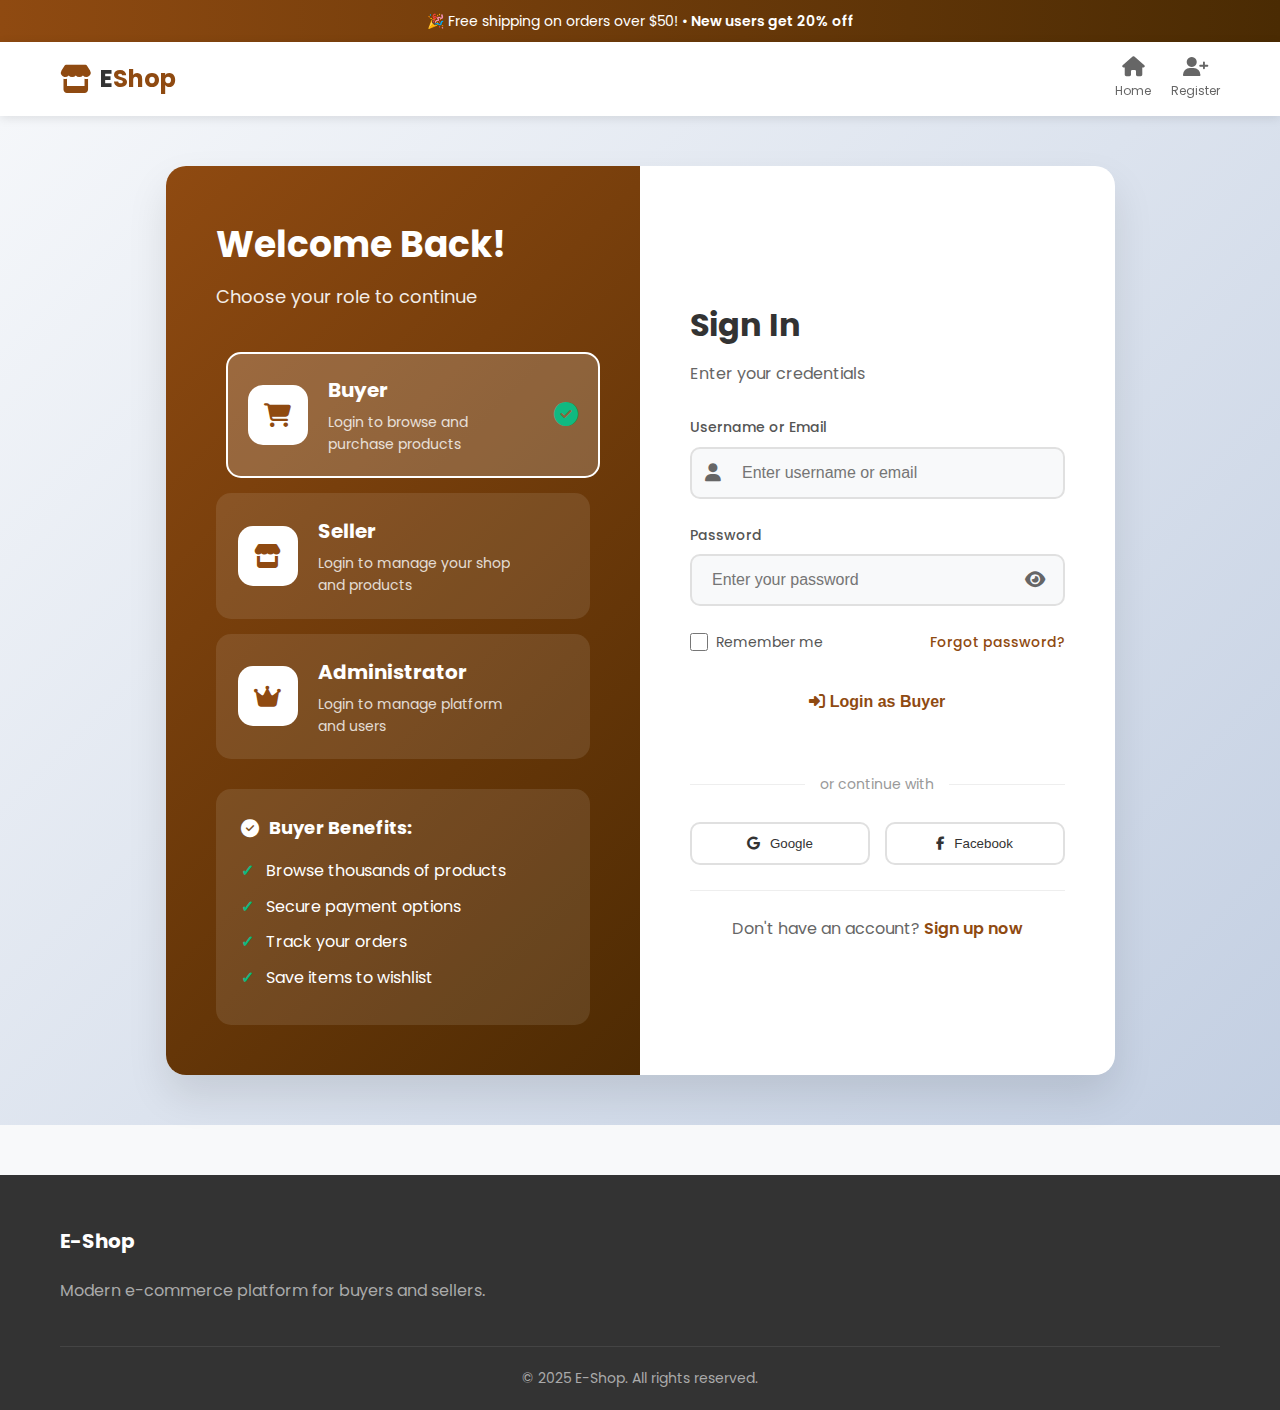
<file: login.html>
<!DOCTYPE html>
<html lang="en">
<head>
    <meta charset="UTF-8">
    <meta name="viewport" content="width=device-width, initial-scale=1.0">
    <title>Login | E-Shop</title>
    
    <link rel="stylesheet" href="https://cdnjs.cloudflare.com/ajax/libs/font-awesome/6.4.0/css/all.min.css">
    
    <link href="https://fonts.googleapis.com/css2?family=Poppins:wght@300;400;500;600;700&display=swap" rel="stylesheet">
    
    <link rel="stylesheet" href="css/style.css">
    <link rel="stylesheet" href="css/auth.css">
</head>
<body>
    
    <div class="announcement-bar">
        <p>🎉 Free shipping on orders over $50! • <span class="highlight">New users get 20% off</span></p>
    </div>

    
    <header class="header">
        <div class="container">
            <div class="header-top">
               
                <div class="logo">
                    <a href="index.html">
                        <i class="fas fa-store"></i>
                        <span class="logo-text">E<span class="logo-highlight">Shop</span></span>
                    </a>
                </div>
                <div class="user-actions">
                    <a href="index.html" class="action-item">
                        <i class="fas fa-home"></i>
                        <span class="action-text">Home</span>
                    </a>
                    <a href="register.html" class="action-item">
                        <i class="fas fa-user-plus"></i>
                        <span class="action-text">Register</span>
                    </a>
                </div>
            </div>
        </div>
    </header>

    
    <section class="auth-section">
        <div class="container">
            <div class="auth-container">
               
                <div class="auth-left">
                    <h1 class="auth-title">Welcome Back!</h1>
                    <p class="auth-subtitle">Choose your role to continue</p>
                    
                    <div class="role-selection">
                        <div class="role-option active" data-role="buyer">
                            <div class="role-icon">
                                <i class="fas fa-shopping-cart"></i>
                            </div>
                            <div class="role-info">
                                <h3>Buyer</h3>
                                <p>Login to browse and purchase products</p>
                            </div>
                            <div class="role-check">
                                <i class="fas fa-check-circle"></i>
                            </div>
                        </div>
                        
                        <div class="role-option" data-role="seller">
                            <div class="role-icon">
                                <i class="fas fa-store"></i>
                            </div>
                            <div class="role-info">
                                <h3>Seller</h3>
                                <p>Login to manage your shop and products</p>
                            </div>
                            <div class="role-check">
                                <i class="fas fa-check-circle"></i>
                            </div>
                        </div>
                        
                        <div class="role-option" data-role="admin">
                            <div class="role-icon">
                                <i class="fas fa-crown"></i>
                            </div>
                            <div class="role-info">
                                <h3>Administrator</h3>
                                <p>Login to manage platform and users</p>
                            </div>
                            <div class="role-check">
                                <i class="fas fa-check-circle"></i>
                            </div>
                        </div>
                    </div>
                    
                    <div class="role-description">
                        <div class="description-content active" id="buyer-desc">
                            <h4><i class="fas fa-check-circle"></i> Buyer Benefits:</h4>
                            <ul>
                                <li>Browse thousands of products</li>
                                <li>Secure payment options</li>
                                <li>Track your orders</li>
                                <li>Save items to wishlist</li>
                            </ul>
                        </div>
                        <div class="description-content" id="seller-desc">
                            <h4><i class="fas fa-check-circle"></i> Seller Benefits:</h4>
                            <ul>
                                <li>Manage your shop products</li>
                                <li>View order statistics</li>
                                <li>Handle customer messages</li>
                                <li>Access seller dashboard</li>
                            </ul>
                        </div>
                        <div class="description-content" id="admin-desc">
                            <h4><i class="fas fa-check-circle"></i> Admin Features:</h4>
                            <ul>
                                <li>Manage all users</li>
                                <li>Moderate content</li>
                                <li>View platform analytics</li>
                                <li>System configuration</li>
                            </ul>
                        </div>
                    </div>
                </div>
                
                
                <div class="auth-right">
                    <div class="auth-card">
                        <h2 class="form-title">Sign In</h2>
                        <p class="form-subtitle">Enter your credentials</p>
                        
                        <form class="auth-form" id="loginForm">
                            <div class="form-group">
                                <label for="username">Username or Email</label>
                                <div class="input-with-icon">
                                    <i class="fas fa-user"></i>
                                    <input type="text" id="username" placeholder="Enter username or email" required>
                                </div>
                            </div>
                            
                            <div class="form-group">
                                <label for="password">Password</label>
                                <div class="password-input-container">
                                    <input type="password" id="password" class="form-input"  placeholder="Enter your password" required>
                                    <button type="button" class="toggle-password" id="togglePassword">
                                        <i class="fas fa-eye"></i>
                                    </button>
                                </div>
                            </div>
                            
                            <div class="form-options">
                                <label class="checkbox-label">
                                    <input type="checkbox" id="remember">
                                    <span>Remember me</span>
                                </label>
                                <a href="#" class="forgot-password">Forgot password?</a>
                            </div>
                            
                            
                            <input type="hidden" id="selectedRole" value="buyer">
                            
                            <button type="submit" class="btn btn-primary btn-block">
                                <i class="fas fa-sign-in-alt"></i> Login as <span id="roleText">Buyer</span>
                            </button>
                            
                            <div class="auth-divider">
                                <span>or continue with</span>
                            </div>
                            
                            <div class="social-login">
                                <button type="button" class="social-btn google">
                                    <i class="fab fa-google"></i> Google
                                </button>
                                <button type="button" class="social-btn facebook">
                                    <i class="fab fa-facebook-f"></i> Facebook
                                </button>
                            </div>
                            
                            <div class="auth-footer">
                                <p>Don't have an account? <a href="register.html">Sign up now</a></p>
                            </div>
                        </form>
                    </div>
                </div>
            </div>
        </div>
    </section>

    
    <footer class="footer">
        <div class="container">
            <div class="footer-content">
                <div class="footer-section">
                    <h3>E-Shop</h3>
                    <p>Modern e-commerce platform for buyers and sellers.</p>
                </div>
            </div>
            <div class="footer-bottom">
                <p>&copy; 2025 E-Shop. All rights reserved.</p>
            </div>
        </div>
    </footer>

    <!-- JavaScript -->
    <script src="js/auth.js"></script>
</body>
</html>
</file>
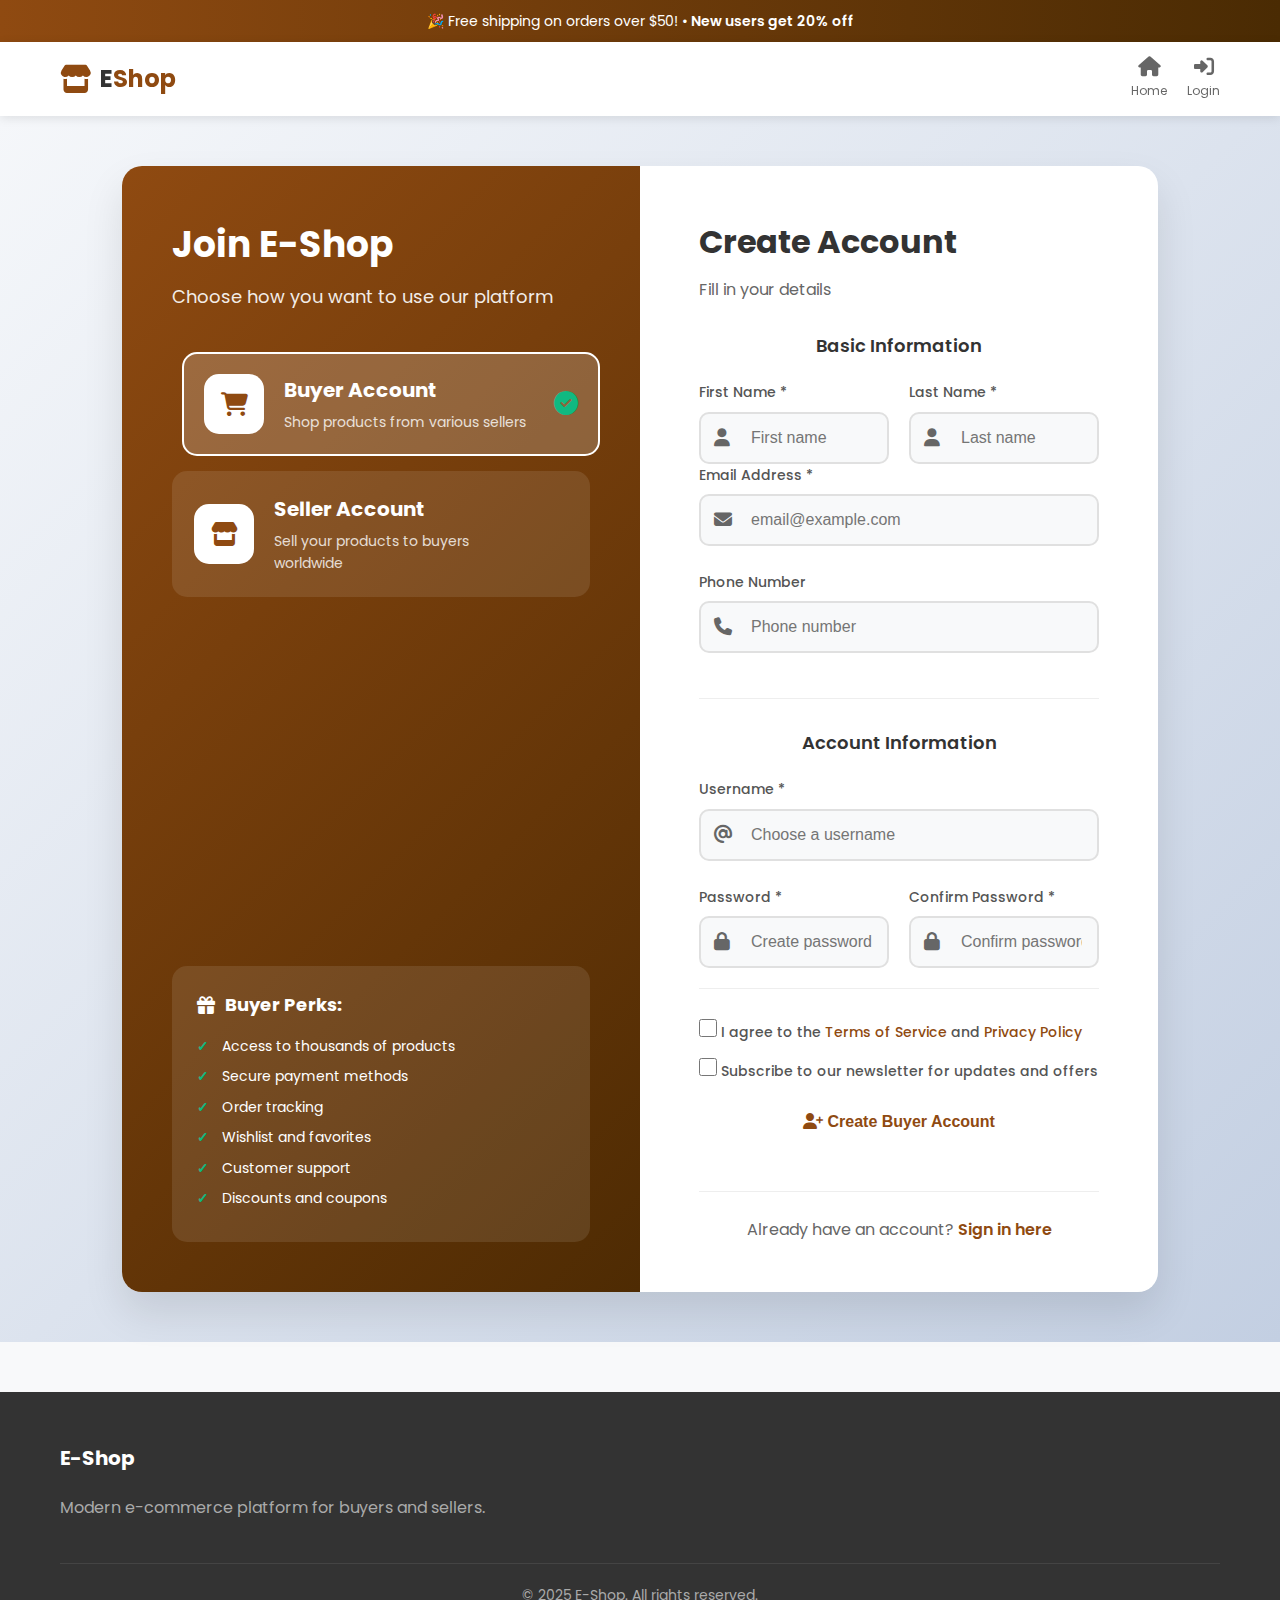
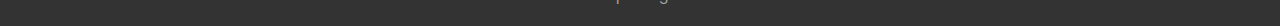
<file: register.html>
<!DOCTYPE html>
<html lang="en">
<head>
    <meta charset="UTF-8">
    <meta name="viewport" content="width=device-width, initial-scale=1.0">
    <title>Register | E-Shop</title>
    <!-- Font Awesome Icons -->
    <link rel="stylesheet" href="https://cdnjs.cloudflare.com/ajax/libs/font-awesome/6.4.0/css/all.min.css">
    <!-- Google Fonts -->
    <link href="https://fonts.googleapis.com/css2?family=Poppins:wght@300;400;500;600;700&display=swap" rel="stylesheet">
    <!-- Our CSS -->
    <link rel="stylesheet" href="css/style.css">
    <link rel="stylesheet" href="css/auth.css">
</head>
<body>
    <!-- Announcement Bar -->
    <div class="announcement-bar">
        <p>🎉 Free shipping on orders over $50! • <span class="highlight">New users get 20% off</span></p>
    </div>

    <!-- Header -->
    <header class="header">
        <div class="container">
            <div class="header-top">
                <!-- Logo -->
                <div class="logo">
                    <a href="index.html">
                        <i class="fas fa-store"></i>
                        <span class="logo-text">E<span class="logo-highlight">Shop</span></span>
                    </a>
                </div>
                <div class="user-actions">
                    <a href="index.html" class="action-item">
                        <i class="fas fa-home"></i>
                        <span class="action-text">Home</span>
                    </a>
                    <a href="login.html" class="action-item">
                        <i class="fas fa-sign-in-alt"></i>
                        <span class="action-text">Login</span>
                    </a>
                </div>
            </div>
        </div>
    </header>

    <!-- Registration Section -->
    <section class="auth-section">
        <div class="container">
            <div class="auth-container">
                <!-- Left Side: Role Selection -->
                <div class="auth-left">
                    <h1 class="auth-title">Join E-Shop</h1>
                    <p class="auth-subtitle">Choose how you want to use our platform</p>
                    
                    <div class="role-selection">
                        <div class="role-option active" data-role="buyer">
                            <div class="role-icon">
                                <i class="fas fa-shopping-cart"></i>
                            </div>
                            <div class="role-info">
                                <h3>Buyer Account</h3>
                                <p>Shop products from various sellers</p>
                            </div>
                            <div class="role-check">
                                <i class="fas fa-check-circle"></i>
                            </div>
                        </div>
                        
                        <div class="role-option" data-role="seller">
                            <div class="role-icon">
                                <i class="fas fa-store"></i>
                            </div>
                            <div class="role-info">
                                <h3>Seller Account</h3>
                                <p>Sell your products to buyers worldwide</p>
                            </div>
                            <div class="role-check">
                                <i class="fas fa-check-circle"></i>
                            </div>
                        </div>
                    </div>
                    
                    <div class="role-benefits">
                        <div class="benefits-content active" id="buyer-benefits">
                            <h4><i class="fas fa-gift"></i> Buyer Perks:</h4>
                            <ul>
                                <li>Access to thousands of products</li>
                                <li>Secure payment methods</li>
                                <li>Order tracking</li>
                                <li>Wishlist and favorites</li>
                                <li>Customer support</li>
                                <li>Discounts and coupons</li>
                            </ul>
                        </div>
                        <div class="benefits-content" id="seller-benefits">
                            <h4><i class="fas fa-chart-line"></i> Seller Benefits:</h4>
                            <ul>
                                <li>Free shop setup</li>
                                <li>Product management tools</li>
                                <li>Sales analytics</li>
                                <li>Secure payments</li>
                                <li>Customer messaging</li>
                                <li>Marketing tools</li>
                            </ul>
                        </div>
                    </div>
                </div>
                
                
                <div class="auth-right">
                    <div class="auth-card">
                        <h2 class="form-title">Create Account</h2>
                        <p class="form-subtitle">Fill in your details</p>
                        
                        <form class="auth-form" id="registerForm">
                            <!-- Basic Information -->
                            <div class="form-section">
                                <h3 class="section-title">Basic Information</h3>
                                
                                <div class="form-row">
                                    <div class="form-group">
                                        <label for="firstName">First Name *</label>
                                        <div class="input-with-icon">
                                            <i class="fas fa-user"></i>
                                            <input type="text" id="firstName" placeholder="First name" required>
                                        </div>
                                    </div>
                                    
                                    <div class="form-group">
                                        <label for="lastName">Last Name *</label>
                                        <div class="input-with-icon">
                                            <i class="fas fa-user"></i>
                                            <input type="text" id="lastName" placeholder="Last name" required>
                                        </div>
                                    </div>
                                </div>
                                
                                <div class="form-group">
                                    <label for="email">Email Address *</label>
                                    <div class="input-with-icon">
                                        <i class="fas fa-envelope"></i>
                                        <input type="email" id="email" placeholder="email@example.com" required>
                                    </div>
                                </div>
                                
                                <div class="form-group">
                                    <label for="phone">Phone Number</label>
                                    <div class="input-with-icon">
                                        <i class="fas fa-phone"></i>
                                        <input type="tel" id="phone" placeholder="Phone number">
                                    </div>
                                </div>
                            </div>
                            
                            <!-- Account Information -->
                            <div class="form-section">
                                <h3 class="section-title">Account Information</h3>
                                
                                <div class="form-group">
                                    <label for="username">Username *</label>
                                    <div class="input-with-icon">
                                        <i class="fas fa-at"></i>
                                        <input type="text" id="username" placeholder="Choose a username" required>
                                    </div>
                                </div>
                                
                                <div class="form-row">
                                    <div class="form-group">
                                        <label for="password">Password *</label>
                                        <div class="input-with-icon">
                                            <i class="fas fa-lock"></i>
                                            <input type="password" id="password" placeholder="Create password" required>
                                        </div>
                                    </div>
                                    
                                    <div class="form-group">
                                        <label for="confirmPassword">Confirm Password *</label>
                                        <div class="input-with-icon">
                                            <i class="fas fa-lock"></i>
                                            <input type="password" id="confirmPassword" placeholder="Confirm password" required>
                                        </div>
                                    </div>
                                </div>
                            </div>
                            
                            <!-- Seller Additional Info (Hidden by default) -->
                            <div class="form-section" id="sellerInfo" style="display: none;">
                                <h3 class="section-title">Shop Information</h3>
                                
                                <div class="form-group">
                                    <label for="shopName">Shop Name *</label>
                                    <div class="input-with-icon">
                                        <i class="fas fa-store"></i>
                                        <input type="text" id="shopName" placeholder="Your shop name">
                                    </div>
                                </div>
                                
                                <div class="form-group">
                                    <label for="shopCategory">Shop Category</label>
                                    <div class="input-with-icon">
                                        <i class="fas fa-tag"></i>
                                        <select id="shopCategory">
                                            <option value="">Select category</option>
                                            <option value="fashion">Fashion</option>
                                            <option value="electronics">Electronics</option>
                                            <option value="home">Home & Garden</option>
                                            <option value="sports">Sports</option>
                                        </select>
                                    </div>
                                </div>
                            </div>
                            
                            <!-- Terms and Conditions -->
                            <div class="form-group terms-group">
                                <label class="checkbox-label">
                                    <input type="checkbox" id="terms" required>
                                    <span>I agree to the <a href="#" class="link">Terms of Service</a> and <a href="#" class="link">Privacy Policy</a></span>
                                </label>
                            </div>
                            
                            <div class="form-group terms-group">
                                <label class="checkbox-label">
                                    <input type="checkbox" id="newsletter">
                                    <span>Subscribe to our newsletter for updates and offers</span>
                                </label>
                            </div>
                            
                            <!-- Hidden role input -->
                            <input type="hidden" id="selectedRole" value="buyer">
                            
                            <button type="submit" class="btn btn-primary btn-block">
                                <i class="fas fa-user-plus"></i> Create <span id="roleText">Buyer</span> Account
                            </button>
                            
                            <div class="auth-footer">
                                <p>Already have an account? <a href="login.html">Sign in here</a></p>
                            </div>
                        </form>
                    </div>
                </div>
            </div>
        </div>
    </section>

    <!-- Footer -->
    <footer class="footer">
        <div class="container">
            <div class="footer-content">
                <div class="footer-section">
                    <h3>E-Shop</h3>
                    <p>Modern e-commerce platform for buyers and sellers.</p>
                </div>
            </div>
            <div class="footer-bottom">
                <p>&copy; 2025 E-Shop. All rights reserved.</p>
            </div>
        </div>
    </footer>

    <!-- JavaScript -->
    <script src="js/register.js"></script>
</body>
</html>
</file>
<file: css/style.css>
* {
    margin: 0;
    padding: 0;
    box-sizing: border-box;
}

body {
    font-family: 'Poppins', sans-serif;
    line-height: 1.6;
    color: #333;
    background-color: #f8f9fa;
}

.container {
    max-width: 1200px;
    margin: 0 auto;
    padding: 0 20px;
}


.announcement-bar {
    background: linear-gradient(90deg, #8f4a11, #4a2b03);
    color: white;
    padding: 10px 0;
    text-align: center;
    font-size: 14px;
}

.announcement-bar .highlight {
    font-weight: 600;
}


.header {
    background: white;
    box-shadow: 0 2px 10px rgba(0,0,0,0.1);
    position: sticky;
    top: 0;
    z-index: 1000;
}

.header-top {
    display: flex;
    justify-content: space-between;
    align-items: center;
    padding: 15px 0;
    flex-wrap: wrap;
}


.logo {
    font-size: 24px;
    font-weight: 700;
}

.logo a {
    text-decoration: none;
    color: #333;
    display: flex;
    align-items: center;
    gap: 8px;
}

.logo i {
    color: #8f4a11;
    font-size: 28px;
}

.logo-highlight {
    color: #8f4a11;
}


.search-box {
    flex: 1;
    max-width: 500px;
    margin: 0 20px;
}

.search-form {
    display: flex;
    position: relative;
}

.search-input {
    flex: 1;
    padding: 12px 20px;
    border: 2px solid #e0e0e0;
    border-radius: 30px;
    font-size: 16px;
    outline: none;
    transition: border-color 0.3s;
}

.search-input:focus {
    border-color: #8f4a11;
}

.search-button {
    position: absolute;
    right: 5px;
    top: 50%;
    transform: translateY(-50%);
    background: #8f4a11;
    color: white;
    border: none;
    width: 40px;
    height: 40px;
    border-radius: 50%;
    cursor: pointer;
    display: flex;
    align-items: center;
    justify-content: center;
}


.user-actions {
    display: flex;
    gap: 20px;
    align-items: center;
}

.action-item {
    display: flex;
    flex-direction: column;
    align-items: center;
    text-decoration: none;
    color: #666;
    font-size: 12px;
    transition: color 0.3s;
    position: relative;
}

.action-item:hover {
    color: #8f4a11;
}

.action-item i {
    font-size: 20px;
    margin-bottom: 4px;
}

.cart-count {
    position: absolute;
    top: -5px;
    right: -5px;
    background: #ff4757;
    color: white;
    font-size: 10px;
    width: 18px;
    height: 18px;
    border-radius: 50%;
    display: flex;
    align-items: center;
    justify-content: center;
}


.navbar {
    border-top: 1px solid #eee;
    padding: 10px 0;
}

.nav-menu {
    display: flex;
    list-style: none;
    gap: 30px;
}

.nav-link {
    text-decoration: none;
    color: #555;
    font-weight: 500;
    padding: 5px 0;
    position: relative;
    transition: color 0.3s;
}

.nav-link:hover,
.nav-link.active {
    color: #8f4a11;
}

.nav-link.active::after {
    content: '';
    position: absolute;
    bottom: 0;
    left: 0;
    right: 0;
    height: 2px;
    background: #8f4a11;
}


.hero-section {
    background: linear-gradient(135deg, #8f4a11 0%, #4a2b03 100%);
    color: white;
    padding: 80px 0;
    margin-bottom: 50px;
}

.hero-section .container {
    display: flex;
    align-items: center;
    justify-content: space-between;
    gap: 40px;
}

.hero-content {
    flex: 1;
}

.hero-title {
    font-size: 48px;
    font-weight: 700;
    margin-bottom: 20px;
    line-height: 1.2;
}

.hero-subtitle {
    font-size: 18px;
    margin-bottom: 30px;
    opacity: 0.9;
}

.hero-buttons {
    display: flex;
    gap: 15px;
}

.hero-image {
    flex: 1;
    display: flex;
    justify-content: center;
}

.image-placeholder {
    width: 400px;
    height: 300px;
    background: rgba(255,255,255,0.1);
    border-radius: 20px;
    display: flex;
    align-items: center;
    justify-content: center;
    font-size: 100px;
}


.btn {
    padding: 12px 30px;
    border-radius: 30px;
    text-decoration: none;
    font-weight: 600;
    display: inline-block;
    border: none;
    cursor: pointer;
    font-size: 16px;
    transition: all 0.3s;
}

.btn-primary {
    background: white;
    color: #8f4a11;
}

.btn-primary:hover {
    background: #f8f9fa;
    transform: translateY(-2px);
    box-shadow: 0 5px 15px rgba(0,0,0,0.1);
}

.btn-secondary {
    background: transparent;
    color: white;
    border: 2px solid white;
}

.btn-secondary:hover {
    background: white;
    color: #8f4a11;
}


.categories-section {
    padding: 50px 0;
}

.section-title {
    text-align: center;
    font-size: 32px;
    margin-bottom: 40px;
    color: #333;
}

.categories-grid {
    display: grid;
    grid-template-columns: repeat(auto-fit, minmax(250px, 1fr));
    gap: 30px;
}

.category-card {
    background: white;
    border-radius: 15px;
    padding: 30px;
    text-align: center;
    box-shadow: 0 5px 15px rgba(0,0,0,0.05);
    transition: transform 0.3s, box-shadow 0.3s;
    cursor: pointer;
}

.category-card:hover {
    transform: translateY(-10px);
    box-shadow: 0 15px 30px rgba(0,0,0,0.1);
}

.category-icon {
    width: 80px;
    height: 80px;
    background: linear-gradient(135deg, #8f4a11, #4a2b03);
    border-radius: 50%;
    display: flex;
    align-items: center;
    justify-content: center;
    margin: 0 auto 20px;
    color: white;
    font-size: 32px;
}

.category-card h3 {
    font-size: 20px;
    margin-bottom: 10px;
    color: #333;
}

.category-card p {
    color: #666;
    font-size: 14px;
}


.footer {
    background: #333;
    color: white;
    padding: 50px 0 20px;
    margin-top: 50px;
}

.footer-content {
    display: grid;
    grid-template-columns: repeat(auto-fit, minmax(250px, 1fr));
    gap: 40px;
    margin-bottom: 40px;
}

.footer-section h3 {
    font-size: 20px;
    margin-bottom: 20px;
    color: white;
}

.footer-section p {
    color: #aaa;
    line-height: 1.8;
}

.footer-section ul {
    list-style: none;
}

.footer-section ul li {
    margin-bottom: 10px;
}

.footer-section ul li a {
    color: #aaa;
    text-decoration: none;
    transition: color 0.3s;
}

.footer-section ul li a:hover {
    color: white;
}

.social-icons {
    display: flex;
    gap: 15px;
}

.social-icons a {
    width: 40px;
    height: 40px;
    background: #444;
    border-radius: 50%;
    display: flex;
    align-items: center;
    justify-content: center;
    color: white;
    text-decoration: none;
    transition: background 0.3s;
}

.social-icons a:hover {
    background: #8f4a11;
}

.footer-bottom {
    text-align: center;
    padding-top: 20px;
    border-top: 1px solid #444;
    color: #aaa;
    font-size: 14px;
}


@media (max-width: 768px) {
    .header-top {
        flex-direction: column;
        gap: 20px;
    }
    
    .search-box {
        order: 3;
        width: 100%;
        max-width: 100%;
        margin: 20px 0 0;
    }
    
    .nav-menu {
        flex-wrap: wrap;
        justify-content: center;
        gap: 15px;
    }
    
    .hero-section .container {
        flex-direction: column;
        text-align: center;
    }
    
    .hero-title {
        font-size: 36px;
    }
    
    .hero-buttons {
        justify-content: center;
    }
    
    .image-placeholder {
        width: 300px;
        height: 200px;
        font-size: 60px;
    }
}
</file>
<file: css/auth.css>
.auth-section {
    min-height: 80vh;
    display: flex;
    align-items: center;
    padding: 50px 0;
    background: linear-gradient(135deg, #f5f7fa 0%, #c3cfe2 100%);
}

.auth-container {
    display: flex;
    background: white;
    border-radius: 20px;
    overflow: hidden;
    box-shadow: 0 20px 40px rgba(0,0,0,0.1);
    min-height: 600px;
}

.auth-left {
    flex: 1;
    background: linear-gradient(135deg, #8f4a11 0%, #4e2b03 100%);
    color: white;
    padding: 50px;
    display: flex;
    flex-direction: column;
}

.auth-right {
    flex: 1;
    padding: 50px;
    display: flex;
    align-items: center;
    justify-content: center;
}

.auth-title {
    font-size: 36px;
    margin-bottom: 10px;
    font-weight: 700;
}

.auth-subtitle {
    font-size: 18px;
    opacity: 0.9;
    margin-bottom: 40px;
}


.role-selection {
    display: flex;
    flex-direction: column;
    gap: 15px;
    margin-bottom: 30px;
}

.role-option {
    background: rgba(255,255,255,0.1);
    border: 2px solid transparent;
    border-radius: 15px;
    padding: 20px;
    display: flex;
    align-items: center;
    gap: 20px;
    cursor: pointer;
    transition: all 0.3s;
    position: relative;
}

.role-option:hover {
    background: rgba(255,255,255,0.2);
    transform: translateX(5px);
}

.role-option.active {
    background: rgba(255,255,255,0.2);
    border-color: white;
    transform: translateX(10px);
}

.role-icon {
    width: 60px;
    height: 60px;
    background: white;
    border-radius: 15px;
    display: flex;
    align-items: center;
    justify-content: center;
    color: #8f4a11;
    font-size: 24px;
}

.role-info {
    flex: 1;
}

.role-info h3 {
    font-size: 20px;
    margin-bottom: 5px;
}

.role-info p {
    font-size: 14px;
    opacity: 0.8;
}

.role-check {
    color: #10b981;
    font-size: 24px;
    opacity: 0;
    transition: opacity 0.3s;
}

.role-option.active .role-check {
    opacity: 1;
}


.role-description {
    margin-top: auto;
    background: rgba(255,255,255,0.1);
    border-radius: 15px;
    padding: 25px;
}

.description-content {
    display: none;
}

.description-content.active {
    display: block;
    animation: fadeIn 0.5s ease;
}

@keyframes fadeIn {
    from { opacity: 0; transform: translateY(10px); }
    to { opacity: 1; transform: translateY(0); }
}

.description-content h4 {
    font-size: 18px;
    margin-bottom: 15px;
    display: flex;
    align-items: center;
    gap: 10px;
}

.description-content ul {
    list-style: none;
    padding-left: 0;
}

.description-content li {
    margin-bottom: 10px;
    padding-left: 25px;
    position: relative;
}

.description-content li:before {
    content: "✓";
    position: absolute;
    left: 0;
    color: #10b981;
    font-weight: bold;
}


.auth-card {
    width: 100%;
    max-width: 400px;
}

.form-title {
    font-size: 32px;
    margin-bottom: 10px;
    color: #333;
}

.form-subtitle {
    color: #666;
    margin-bottom: 30px;
    font-size: 16px;
}

.auth-form {
    width: 100%;
}

.form-group {
    margin-bottom: 25px;
}

.form-group label {
    display: block;
    margin-bottom: 8px;
    color: #555;
    font-weight: 500;
    font-size: 14px;
}

.input-with-icon {
    position: relative;
}

.input-with-icon i {
    position: absolute;
    left: 15px;
    top: 50%;
    transform: translateY(-50%);
    color: #666;
    font-size: 18px;
}

.input-with-icon input {
    width: 100%;
    padding: 15px 15px 15px 50px;
    border: 2px solid #e0e0e0;
    border-radius: 10px;
    font-size: 16px;
    transition: all 0.3s;
    background: #f8f9fa;
}

.input-with-icon input:focus {
    border-color: #8f4a11;
    background: white;
    outline: none;
    box-shadow: 0 0 0 3px rgba(124, 58, 237, 0.1);
}

.toggle-password {
    position: absolute;
    right: 15px;
    top: 50%;
    transform: translateY(-50%);
    background: none;
    border: none;
    color: #666;
    cursor: pointer;
    font-size: 18px;
    padding: 0;
    
}

.form-options {
    display: flex;
    justify-content: space-between;
    align-items: center;
    margin-bottom: 25px;
}

.checkbox-label {
    display: flex;
    align-items: center;
    gap: 8px;
    cursor: pointer;
    color: #555;
    font-size: 14px;
}

.checkbox-label input[type="checkbox"] {
    width: 18px;
    height: 18px;
    border-radius: 4px;
    border: 2px solid #ddd;
    cursor: pointer;
}

.forgot-password {
    color: #8f4a11;
    text-decoration: none;
    font-size: 14px;
    font-weight: 500;
}

.forgot-password:hover {
    text-decoration: underline;
}

.btn-block {
    width: 100%;
    padding: 15px;
    font-size: 16px;
    font-weight: 600;
    margin-bottom: 20px;
}

.auth-divider {
    text-align: center;
    margin: 25px 0;
    position: relative;
}

.auth-divider span {
    background: white;
    padding: 0 15px;
    color: #999;
    font-size: 14px;
    position: relative;
    z-index: 1;
}

.auth-divider:before {
    content: '';
    position: absolute;
    top: 50%;
    left: 0;
    right: 0;
    height: 1px;
    background: #eee;
    z-index: 0;
}

.social-login {
    display: flex;
    gap: 15px;
    margin-bottom: 25px;
}

.social-btn {
    flex: 1;
    padding: 12px;
    border-radius: 10px;
    border: 2px solid #e0e0e0;
    background: white;
    color: #333;
    font-weight: 500;
    cursor: pointer;
    display: flex;
    align-items: center;
    justify-content: center;
    gap: 10px;
    transition: all 0.3s;
}

.social-btn:hover {
    transform: translateY(-2px);
    box-shadow: 0 5px 15px rgba(0,0,0,0.1);
}

.social-btn.google:hover {
    border-color: #db4437;
    color: #db4437;
}

.social-btn.facebook:hover {
    border-color: #4267B2;
    color: #4267B2;
}

.auth-footer {
    text-align: center;
    margin-top: 25px;
    padding-top: 25px;
    border-top: 1px solid #eee;
    color: #666;
}

.auth-footer a {
    color:#8f4a11;
    text-decoration: none;
    font-weight: 600;
}

.auth-footer a:hover {
    text-decoration: underline;
}


@media (max-width: 992px) {
    .auth-container {
        flex-direction: column;
        max-width: 600px;
        margin: 0 auto;
    }
    
    .auth-left {
        padding: 40px;
    }
    
    .auth-right {
        padding: 40px;
    }
}

@media (max-width: 576px) {
    .auth-left,
    .auth-right {
        padding: 30px 20px;
    }
    
    .auth-title {
        font-size: 28px;
    }
    
    .role-option {
        padding: 15px;
    }
    
    .role-icon {
        width: 50px;
        height: 50px;
        font-size: 20px;
    }
    
    .social-login {
        flex-direction: column;
    }
}

.role-benefits {
    margin-top: auto;
    background: rgba(255,255,255,0.1);
    border-radius: 15px;
    padding: 25px;
}

.benefits-content {
    display: none;
}

.benefits-content.active {
    display: block;
    animation: fadeIn 0.5s ease;
}

.benefits-content h4 {
    font-size: 18px;
    margin-bottom: 15px;
    display: flex;
    align-items: center;
    gap: 10px;
}

.benefits-content ul {
    list-style: none;
    padding-left: 0;
}

.benefits-content li {
    margin-bottom: 8px;
    padding-left: 25px;
    position: relative;
    font-size: 14px;
}

.benefits-content li:before {
    content: "✓";
    position: absolute;
    left: 0;
    color: #10b981;
    font-weight: bold;
}

.form-section {
    margin-bottom: 30px;
    padding-bottom: 20px;
    border-bottom: 1px solid #eee;
}

.form-section:last-of-type {
    border-bottom: none;
}

.section-title {
    font-size: 18px;
    color: #333;
    margin-bottom: 20px;
    font-weight: 600;
}

.form-row {
    display: flex;
    gap: 20px;
    margin-bottom: 0;
}

.form-row .form-group {
    flex: 1;
    margin-bottom: 0;
}


.input-with-icon select {
    width: 100%;
    padding: 15px 15px 15px 50px;
    border: 2px solid #e0e0e0;
    border-radius: 10px;
    font-size: 16px;
    background: #f8f9fa;
    color: #333;
    appearance: none;
    cursor: pointer;
}

.input-with-icon select:focus {
    border-color: #8f4a11;
    background: white;
    outline: none;
    box-shadow: 0 0 0 3px rgba(124, 58, 237, 0.1);
}
 
.terms-group {
    margin-bottom: 15px;
}

.terms-group .checkbox-label {
    font-size: 14px;
    color: #555;
}

.terms-group .link {
    color: #8f4a11;
    text-decoration: none;
}

.terms-group .link:hover {
    text-decoration: underline;
}


@media (max-width: 768px) {
    .form-row {
        flex-direction: column;
        gap: 25px;
    }
} 

.password-input-container {
    position: relative;
    width: 100%;
}

.password-input-container .form-input {
    width: 100%;
    padding: 15px 50px 15px 20px; 
    border: 2px solid #e0e0e0;
    border-radius: 10px;
    font-size: 16px;
    transition: all 0.3s;
    background: #f8f9fa;
}

.password-input-container .form-input:focus {
    border-color: #8f4a11;
    background: white;
    outline: none;
    box-shadow: 0 0 0 3px rgba(143, 74, 17, 0.1);
}


.password-input-container .toggle-password {
    position: absolute;
    right: 15px;
    top: 50%;
    transform: translateY(-50%);
    background: none;
    border: none;
    color: #666;
    cursor: pointer;
    font-size: 18px;
    padding: 5px;
    z-index: 100;
    display: block !important; 
}

.password-input-container .toggle-password:hover {
    color: #8f4a11;
}


.toggle-password {
    position: relative; 
    width: 30px; 
    height: 30px; 
    display: flex;
    align-items: center;
    justify-content: center;
}

.toggle-password i {
    position: absolute; 
    top: 50%;
    left: 50%;
    transform: translate(-50%, -50%);
    transition: opacity 0.3s;
}


.toggle-password .fa-eye-slash {
    opacity: 0;
}

/* When password is visible, hide eye, show eye-slash */
.toggle-password.active .fa-eye {
    opacity: 0;
}

.toggle-password.active .fa-eye-slash {
    opacity: 1;
}
</file>
